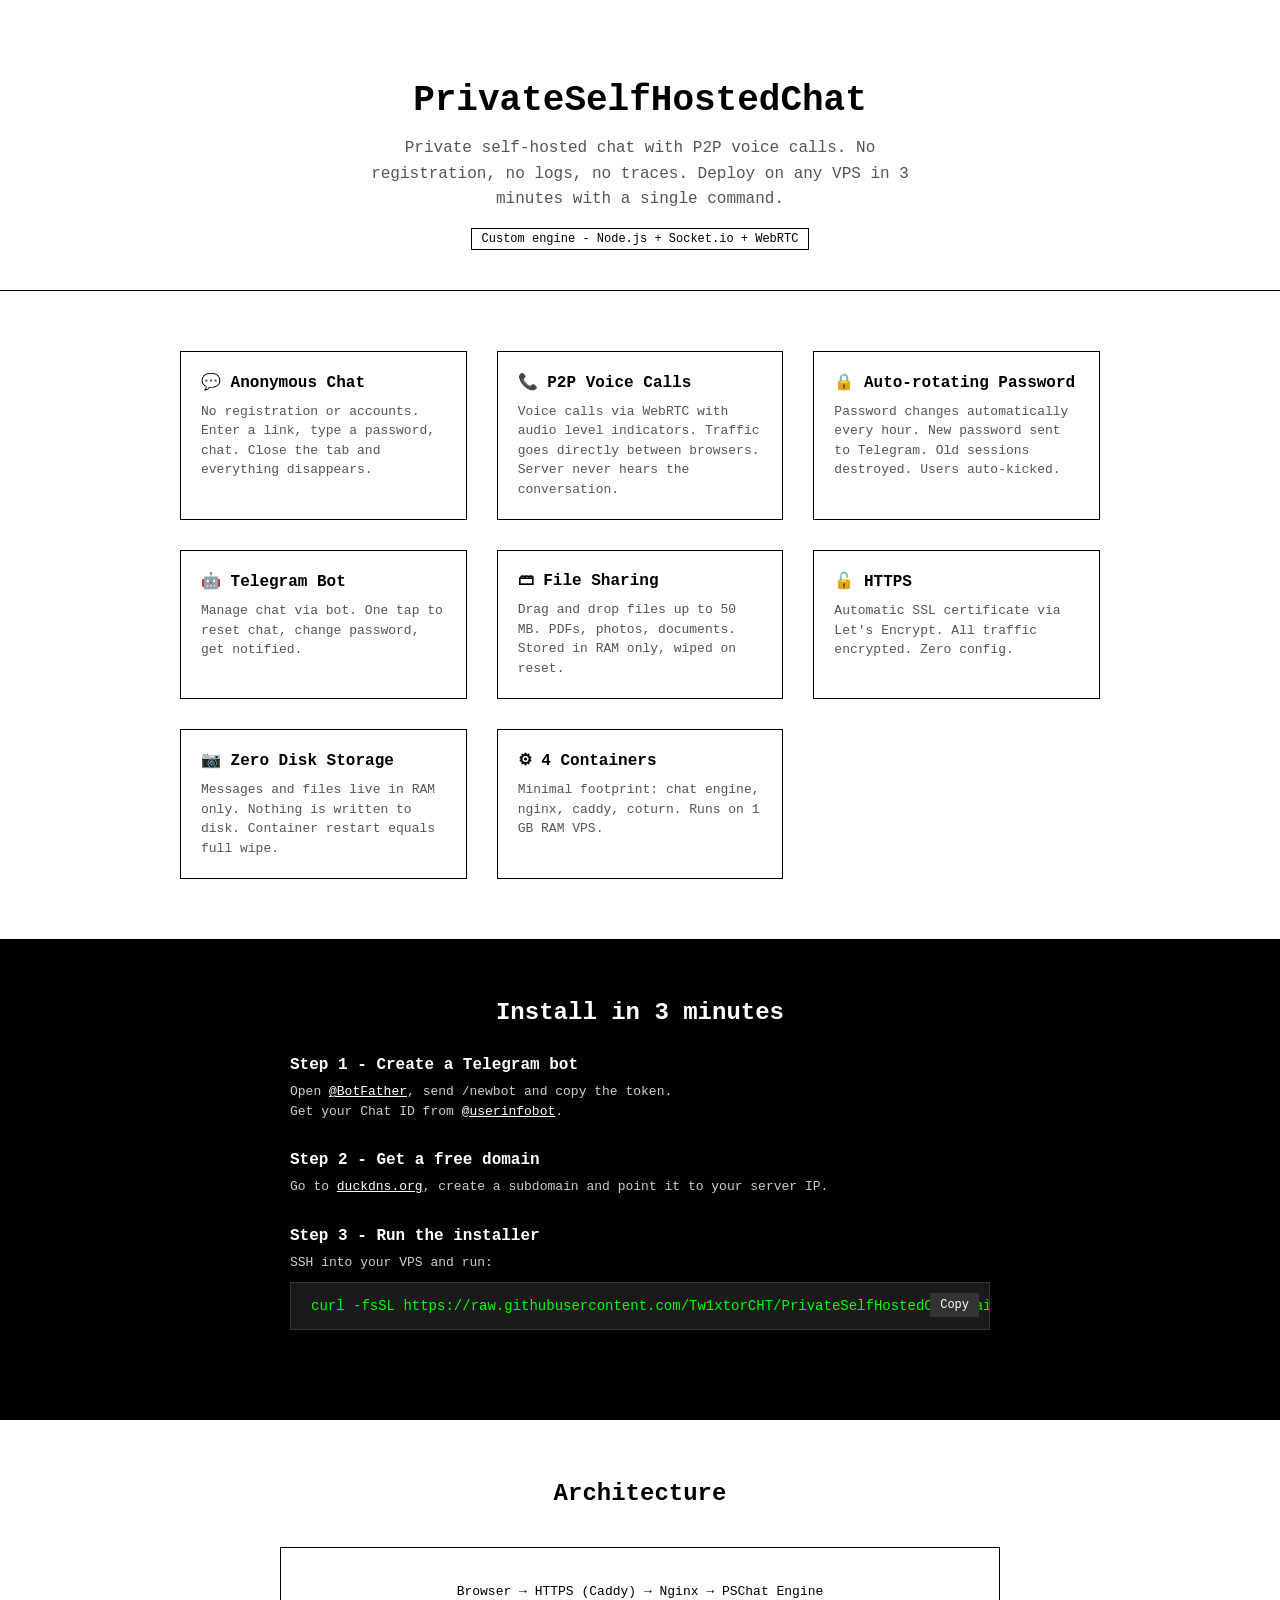
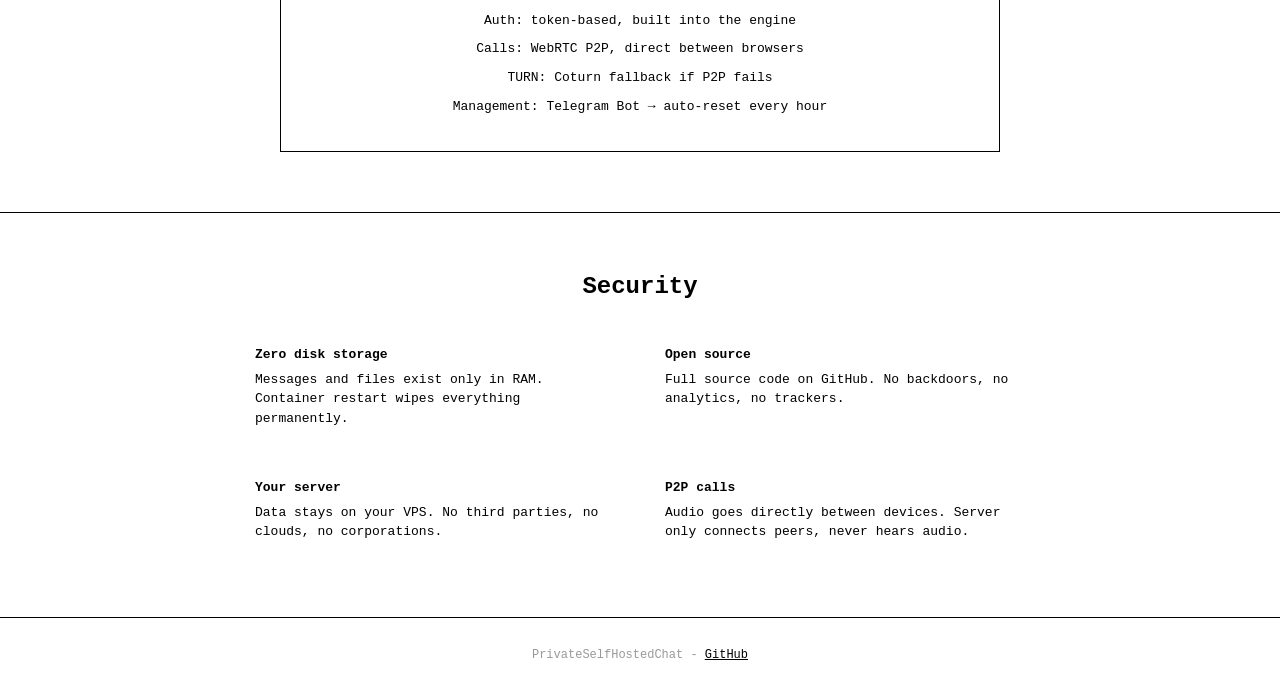
<file: docs/index.html>
<!DOCTYPE html>
<html lang="en">
<head>
    <meta charset="utf-8">
    <meta name="viewport" content="width=device-width, initial-scale=1.0">
    <title>PrivateSelfHostedChat</title>
    <style>
        * { margin: 0; padding: 0; box-sizing: border-box; }
        body { font-family: 'Courier New', Monospace; background: #fff; color: #000; }
        .hero { text-align: center; padding: 80px 20px 40px; border-bottom: 1px solid #000; }
        .hero h1 { font-size: 36px; margin-bottom: 15px; }
        .hero p { font-size: 16px; color: #555; max-width: 600px; margin: 0 auto; line-height: 1.6; }
        .hero .tag { display: inline-block; font-size: 12px; border: 1px solid #000; padding: 3px 10px; margin-top: 15px; }
        .features { display: grid; grid-template-columns: repeat(auto-fit, minmax(250px, 1fr)); gap: 30px; padding: 60px 40px; max-width: 1000px; margin: 0 auto; }
        .feature { padding: 20px; border: 1px solid #000; }
        .feature h3 { margin-bottom: 10px; font-size: 16px; }
        .feature p { font-size: 13px; color: #555; line-height: 1.5; }
        .install { text-align: center; padding: 60px 20px; background: #000; color: #fff; }
        .install h2 { margin-bottom: 30px; font-size: 24px; }
        .steps { max-width: 700px; margin: 0 auto; text-align: left; }
        .step { margin-bottom: 30px; }
        .step h3 { margin-bottom: 8px; font-size: 16px; }
        .step p { font-size: 13px; color: #ccc; line-height: 1.5; margin-bottom: 10px; }
        .step a { color: #fff; }
        .cmd { background: #1a1a1a; border: 1px solid #333; padding: 15px 20px; font-family: monospace; font-size: 14px; color: #0f0; position: relative; margin-top: 10px; overflow-x: auto; white-space: nowrap; }
        .cmd .copy-btn { position: absolute; right: 10px; top: 10px; background: #333; color: #fff; border: none; padding: 5px 10px; cursor: pointer; font-family: monospace; font-size: 12px; }
        .cmd .copy-btn:hover { background: #555; }
        .arch { padding: 60px 40px; max-width: 800px; margin: 0 auto; }
        .arch h2 { text-align: center; margin-bottom: 40px; font-size: 24px; }
        .schema { text-align: center; padding: 30px; border: 1px solid #000; font-size: 13px; line-height: 2.2; }
        .security { padding: 60px 40px; border-top: 1px solid #000; }
        .security h2 { text-align: center; margin-bottom: 30px; font-size: 24px; }
        .sec-grid { display: grid; grid-template-columns: repeat(auto-fit, minmax(300px, 1fr)); gap: 20px; max-width: 800px; margin: 0 auto; }
        .sec-item { padding: 15px; font-size: 13px; line-height: 1.5; }
        .sec-item strong { display: block; margin-bottom: 5px; }
        .footer { text-align: center; padding: 30px; border-top: 1px solid #000; font-size: 12px; color: #999; }
        .footer a { color: #000; }
    </style>
</head>
<body>

<div class="hero">
    <h1>PrivateSelfHostedChat</h1>
    <p>Private self-hosted chat with P2P voice calls. No registration, no logs, no traces. Deploy on any VPS in 3 minutes with a single command.</p>
    <div class="tag">Custom engine - Node.js + Socket.io + WebRTC</div>
</div>

<div class="features">
    <div class="feature">
        <h3>&#128172; Anonymous Chat</h3>
        <p>No registration or accounts. Enter a link, type a password, chat. Close the tab and everything disappears.</p>
    </div>
    <div class="feature">
        <h3>&#128222; P2P Voice Calls</h3>
        <p>Voice calls via WebRTC with audio level indicators. Traffic goes directly between browsers. Server never hears the conversation.</p>
    </div>
    <div class="feature">
        <h3>&#128274; Auto-rotating Password</h3>
        <p>Password changes automatically every hour. New password sent to Telegram. Old sessions destroyed. Users auto-kicked.</p>
    </div>
    <div class="feature">
        <h3>&#129302; Telegram Bot</h3>
        <p>Manage chat via bot. One tap to reset chat, change password, get notified.</p>
    </div>
    <div class="feature">
        <h3>&#128451; File Sharing</h3>
        <p>Drag and drop files up to 50 MB. PDFs, photos, documents. Stored in RAM only, wiped on reset.</p>
    </div>
    <div class="feature">
        <h3>&#128275; HTTPS</h3>
        <p>Automatic SSL certificate via Let's Encrypt. All traffic encrypted. Zero config.</p>
    </div>
    <div class="feature">
        <h3>&#128247; Zero Disk Storage</h3>
        <p>Messages and files live in RAM only. Nothing is written to disk. Container restart equals full wipe.</p>
    </div>
    <div class="feature">
        <h3>&#9881; 4 Containers</h3>
        <p>Minimal footprint: chat engine, nginx, caddy, coturn. Runs on 1 GB RAM VPS.</p>
    </div>
</div>

<div class="install">
    <h2>Install in 3 minutes</h2>
    <div class="steps">
        <div class="step">
            <h3>Step 1 - Create a Telegram bot</h3>
            <p>Open <a href="https://t.me/BotFather" target="_blank">@BotFather</a>, send /newbot and copy the token.<br>
            Get your Chat ID from <a href="https://t.me/userinfobot" target="_blank">@userinfobot</a>.</p>
        </div>
        <div class="step">
            <h3>Step 2 - Get a free domain</h3>
            <p>Go to <a href="https://www.duckdns.org" target="_blank">duckdns.org</a>, create a subdomain and point it to your server IP.</p>
        </div>
        <div class="step">
            <h3>Step 3 - Run the installer</h3>
            <p>SSH into your VPS and run:</p>
            <div class="cmd">
                <span id="install-cmd">curl -fsSL https://raw.githubusercontent.com/Tw1xtorCHT/PrivateSelfHostedChat/main/install.sh | bash</span>
                <button class="copy-btn" onclick="copyCmd()">Copy</button>
            </div>
        </div>
    </div>
</div>

<div class="arch">
    <h2>Architecture</h2>
    <div class="schema">
        Browser &rarr; HTTPS (Caddy) &rarr; Nginx &rarr; PSChat Engine<br>
        Auth: token-based, built into the engine<br>
        Calls: WebRTC P2P, direct between browsers<br>
        TURN: Coturn fallback if P2P fails<br>
        Management: Telegram Bot &rarr; auto-reset every hour
    </div>
</div>

<div class="security">
    <h2>Security</h2>
    <div class="sec-grid">
        <div class="sec-item">
            <strong>Zero disk storage</strong>
            Messages and files exist only in RAM. Container restart wipes everything permanently.
        </div>
        <div class="sec-item">
            <strong>Open source</strong>
            Full source code on GitHub. No backdoors, no analytics, no trackers.
        </div>
        <div class="sec-item">
            <strong>Your server</strong>
            Data stays on your VPS. No third parties, no clouds, no corporations.
        </div>
        <div class="sec-item">
            <strong>P2P calls</strong>
            Audio goes directly between devices. Server only connects peers, never hears audio.
        </div>
    </div>
</div>

<div class="footer">
    <p>PrivateSelfHostedChat - <a href="https://github.com/Tw1xtorCHT/PrivateSelfHostedChat" target="_blank">GitHub</a></p>
</div>

<script>
function copyCmd() {
    navigator.clipboard.writeText(document.getElementById('install-cmd').innerText);
    document.querySelector('.copy-btn').innerText = 'Copied!';
    setTimeout(function(){ document.querySelector('.copy-btn').innerText = 'Copy' }, 2000);
}
</script>

</body>
</html>
</file>
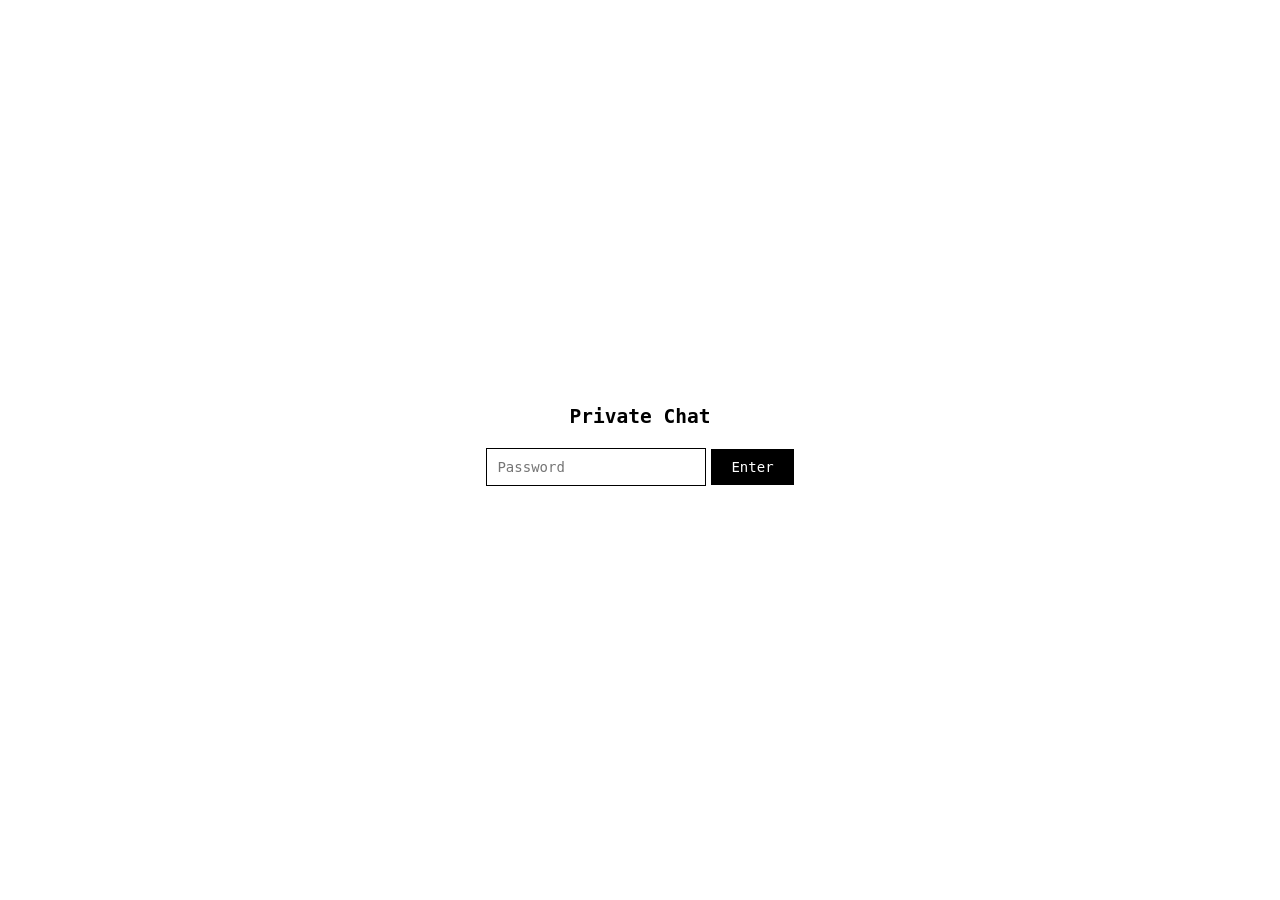
<file: public/login.html>
<!DOCTYPE html>
<html>
<head>
<meta charset="utf-8">
<meta name="viewport" content="width=device-width, initial-scale=1.0">
<title>Login</title>
<style>
*{margin:0;padding:0;box-sizing:border-box}
body{font-family:Monospace;background:#fff;display:flex;align-items:center;justify-content:center;height:100vh}
.box{text-align:center}
h2{margin-bottom:20px}
input{border:1px solid #000;padding:10px;font-family:Monospace;font-size:14px;width:220px}
button{background:#000;color:#fff;border:none;padding:10px 20px;cursor:pointer;font-family:Monospace;font-size:14px;margin-left:5px}
.err{color:red;margin-top:10px;font-size:13px}
</style>
</head>
<body>
<div class="box">
<h2>Private Chat</h2>
<div><input type="password" id="p" placeholder="Password" onkeydown="if(event.key==='Enter')go()"><button onclick="go()">Enter</button></div>
<div class="err" id="e"></div>
</div>
<script>
async function go(){
var r=await fetch("/auth",{method:"POST",headers:{"Content-Type":"application/json"},body:JSON.stringify({password:document.getElementById("p").value})});
var d=await r.json();
if(d.ok){location.href="/"}
else{document.getElementById("e").innerText=d.blocked?"Blocked. Wait 5 minutes.":"Wrong password ("+d.remaining+" left)"}
}
</script>
</body>
</html>
</file>
